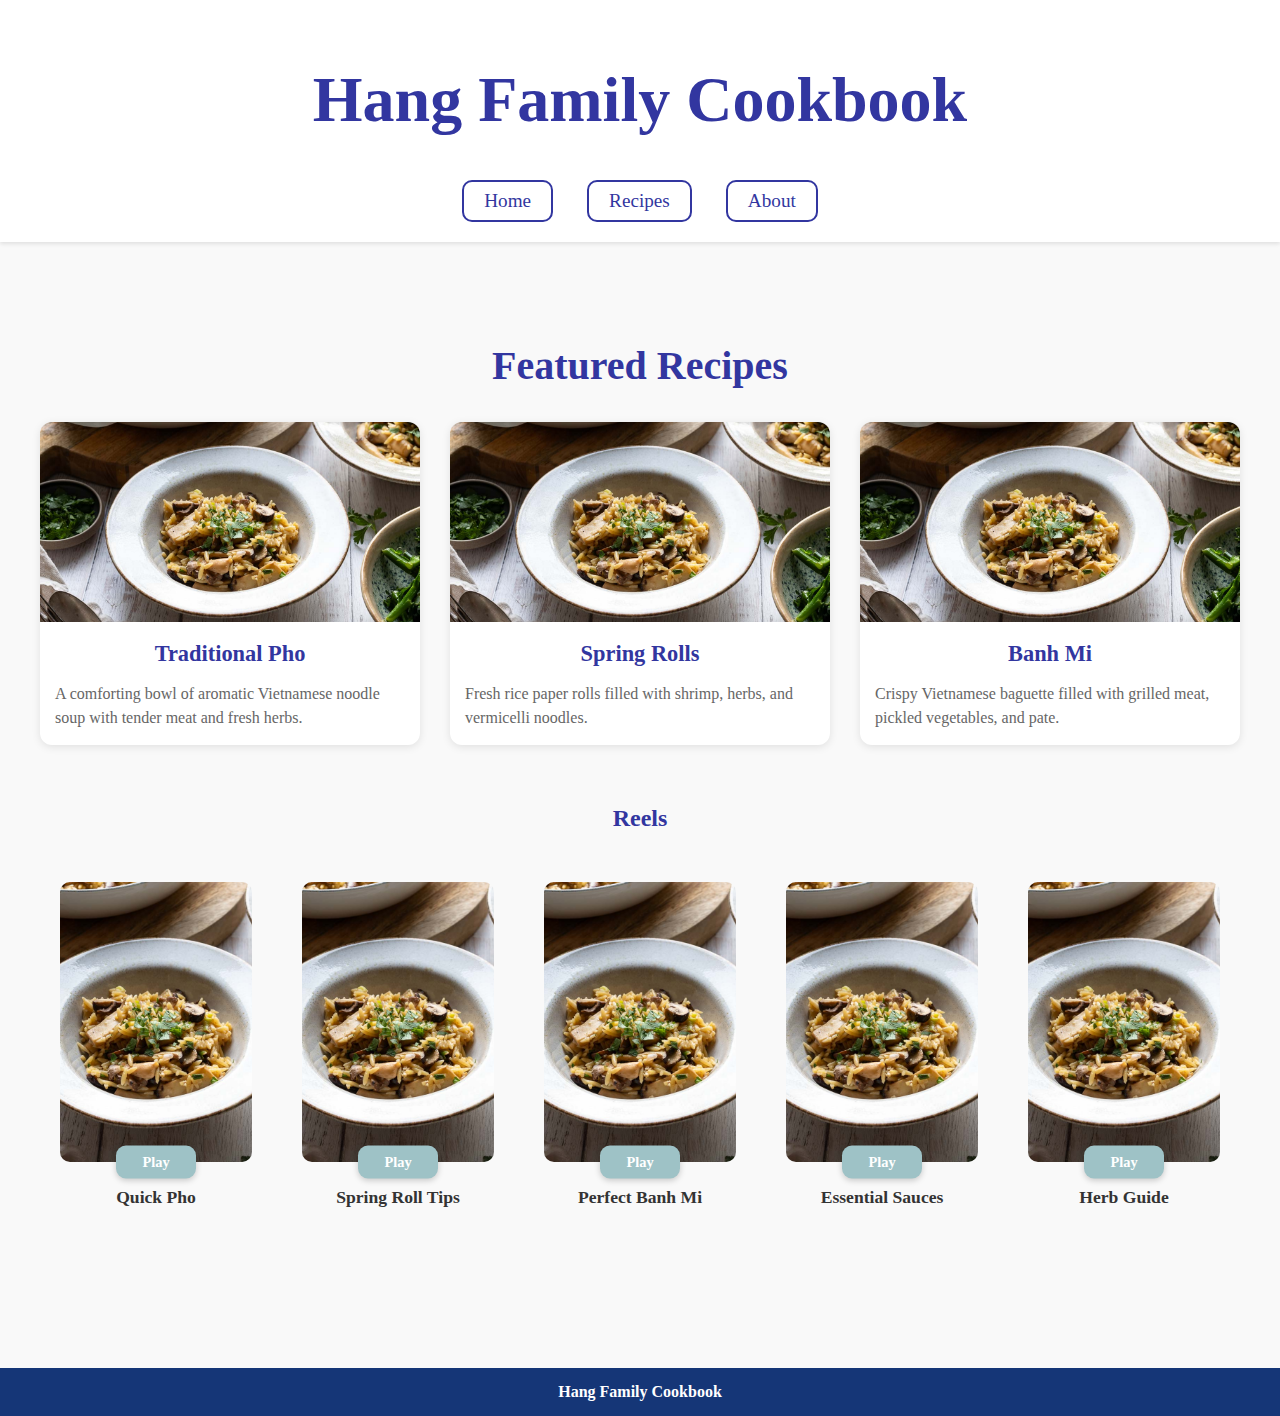
<file: index.html>
<!DOCTYPE html>
<html lang="en">

<head>
    <meta charset="UTF-8">
    <meta name="viewport" content="width=device-width, initial-scale=1.0">
    <title>Hang Family Cookbook</title>
    <link rel="stylesheet" href="./assets/css/style.css">
    <link rel="stylesheet" href="https://cdnjs.cloudflare.com/ajax/libs/font-awesome/6.0.0/css/all.min.css">
</head>

<body>
    <header>
        <h1>Hang Family Cookbook</h1>
        <nav>
            <ul>
                <li><a href="index.html">Home</a></li>
                <li><a href="./pages/recipes.html">Recipes</a></li>
                <li><a href="./pages/about.html">About</a></li>
            </ul>
        </nav>
    </header>

    <main>
        <section id="featured-recipes">
            <h2>Featured Recipes</h2>
            <div class="recipe-grid">
                <a href="./pages/recipes.html" class="recipe-card">
                    <img src="./assets/images/placeholder1.jpg" alt="Traditional Pho">
                    <h3>Traditional Pho</h3>
                    <p>A comforting bowl of aromatic Vietnamese noodle soup with tender meat and fresh herbs.</p>
                </a>
                <a href="./pages/recipes.html" class="recipe-card">
                    <img src="./assets/images/placeholder1.jpg" alt="Spring Rolls">
                    <h3>Spring Rolls</h3>
                    <p>Fresh rice paper rolls filled with shrimp, herbs, and vermicelli noodles.</p>
                </a>
                <a href="./pages/recipes.html" class="recipe-card">
                    <img src="./assets/images/placeholder1.jpg" alt="Banh Mi">
                    <h3>Banh Mi</h3>
                    <p>Crispy Vietnamese baguette filled with grilled meat, pickled vegetables, and pate.</p>
                </a>
            </div>
        </section>

        <section id="reels">
            <h2>Reels</h2>
            <div class="reels-container">
                <a href="./pages/recipes.html" class="reel-card">
                    <div class="reel-thumbnail">
                        <img src="./assets/images/placeholder1.jpg" alt="Quick Pho Video">
                        <div class="play-button">Play</div>
                    </div>
                    <div class="reel-info">
                        <h3>Quick Pho</h3>
                    </div>
                </a>
                <a href="./pages/recipes.html" class="reel-card">
                    <div class="reel-thumbnail">
                        <img src="./assets/images/placeholder1.jpg" alt="Spring Roll Tips Video">
                        <div class="play-button">Play</div>
                    </div>
                    <div class="reel-info">
                        <h3>Spring Roll Tips</h3>
                    </div>
                </a>
                <a href="./pages/recipes.html" class="reel-card">
                    <div class="reel-thumbnail">
                        <img src="./assets/images/placeholder1.jpg" alt="Perfect Banh Mi Video">
                        <div class="play-button">Play</div>
                    </div>
                    <div class="reel-info">
                        <h3>Perfect Banh Mi</h3>
                    </div>
                </a>
                <a href="./pages/recipes.html" class="reel-card">
                    <div class="reel-thumbnail">
                        <img src="./assets/images/placeholder1.jpg" alt="Sauce Making Video">
                        <div class="play-button">Play</div>
                    </div>
                    <div class="reel-info">
                        <h3>Essential Sauces</h3>
                    </div>
                </a>
                <a href="./pages/recipes.html" class="reel-card">
                    <div class="reel-thumbnail">
                        <img src="./assets/images/placeholder1.jpg" alt="Herb Guide Video">
                        <div class="play-button">Play</div>
                    </div>
                    <div class="reel-info">
                        <h3>Herb Guide</h3>
                    </div>
                </a>
            </div>
        </section>
    </main>

    <footer>
        <h2>Hang Family Cookbook</h2>
    </footer>
</body>

</html>
</file>
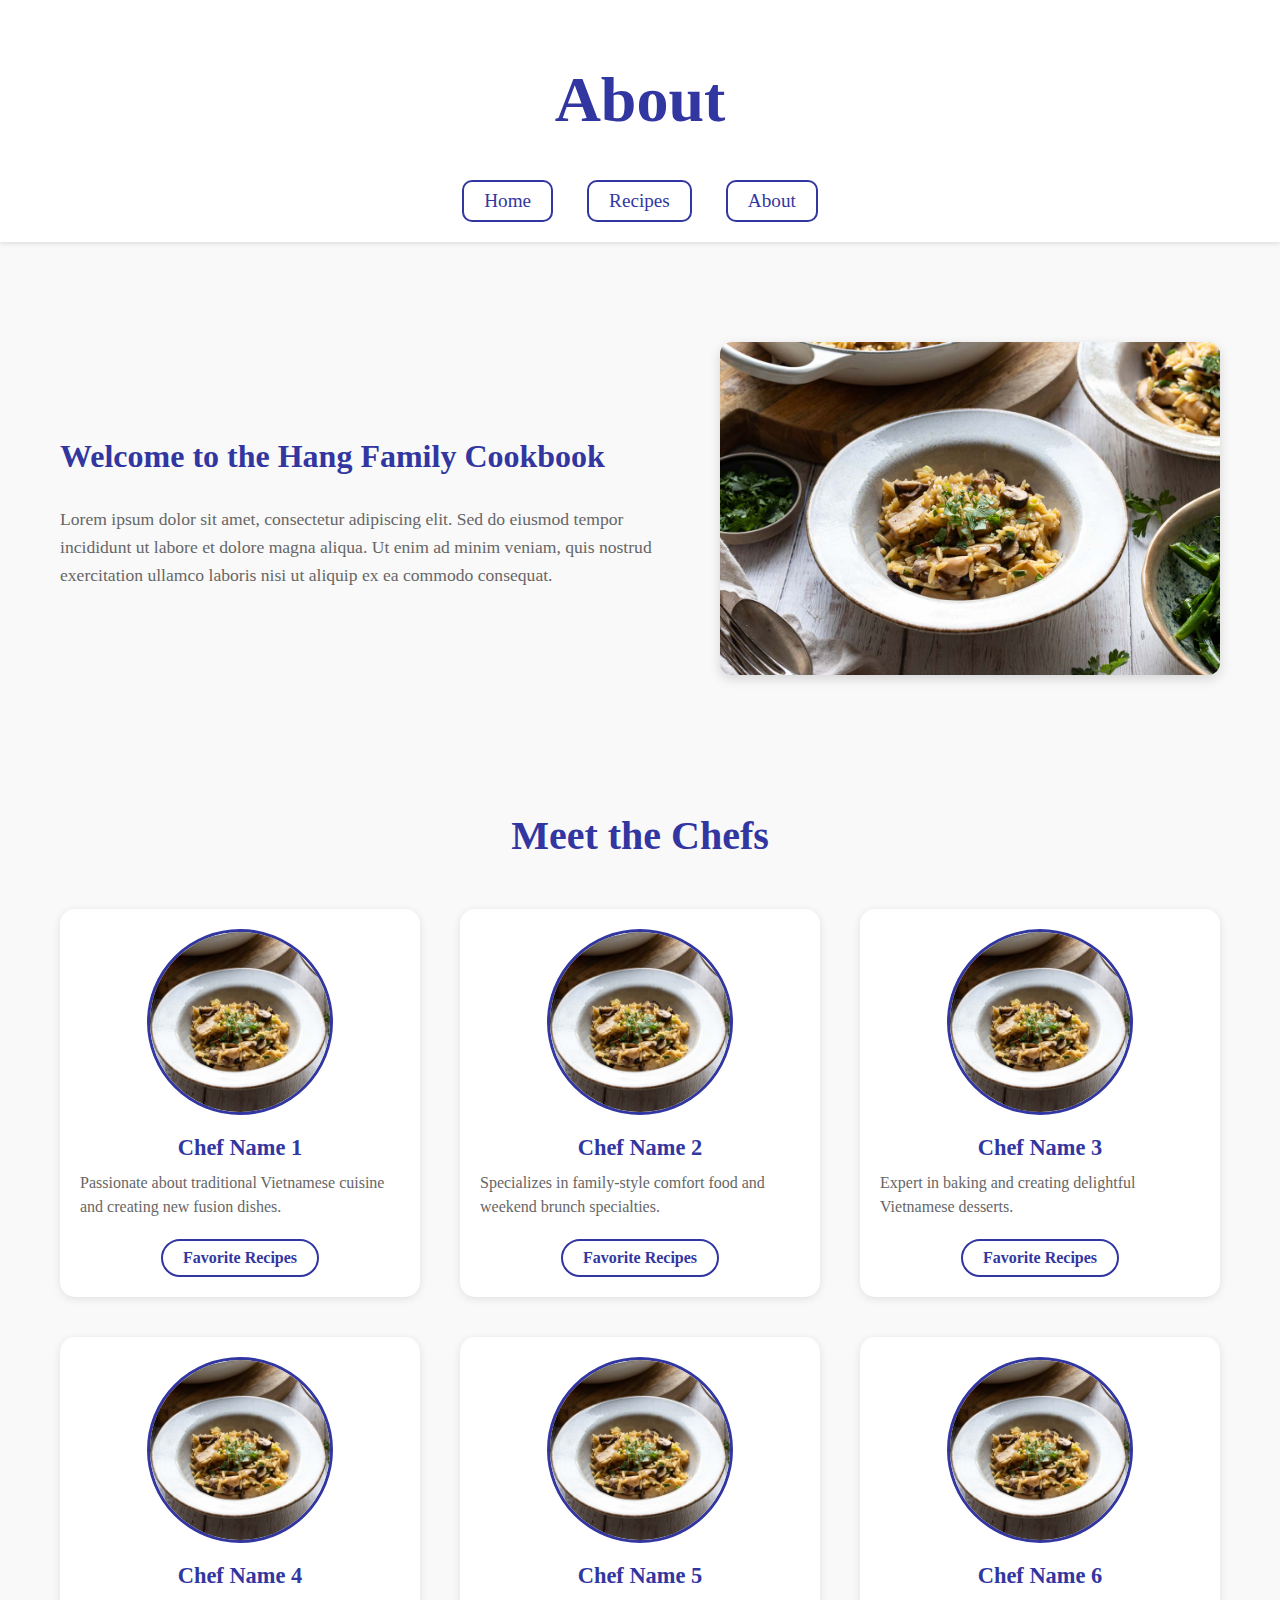
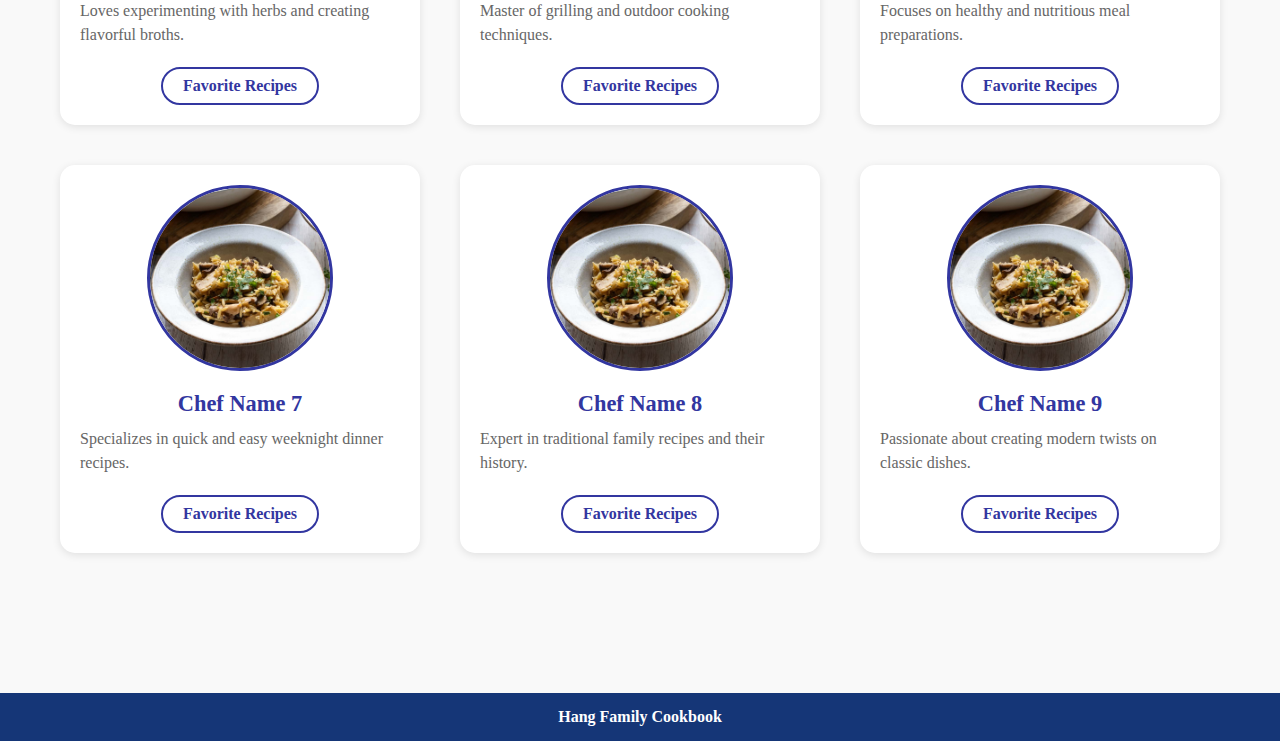
<file: pages/about.html>
<!DOCTYPE html>
<html lang="en">

<head>
    <meta charset="UTF-8">
    <meta name="viewport" content="width=device-width, initial-scale=1.0">
    <title>Hang Family Cookbook</title>
    <link rel="stylesheet" href="../assets/css/style.css">
</head>

<body>
    <header>
        <h1>About</h1>
        <nav>
            <ul>
                <li><a href="../index.html">Home</a></li>
                <li><a href="recipes.html">Recipes</a></li>
                <li><a href="about.html">About</a></li>
            </ul>
        </nav>
    </header>

    <main>
        <section id="overview">
            <div class="overview-content">
                <div class="overview-text">
                    <h2>Welcome to the Hang Family Cookbook</h2>
                    <p>Lorem ipsum dolor sit amet, consectetur adipiscing elit. Sed do eiusmod tempor incididunt ut
                        labore et dolore magna aliqua. Ut enim ad minim veniam, quis nostrud exercitation ullamco
                        laboris nisi ut aliquip ex ea commodo consequat.</p>
                </div>
                <div class="overview-image">
                    <img src="../assets/images/placeholder1.jpg" alt="Family Cookbook Overview">
                </div>
            </div>
        </section>

        <section id="meet-the-chefs">
            <h2>Meet the Chefs</h2>
            <div class="chefs-grid">
                <div class="chef-card">
                    <div class="chef-image">
                        <img src="../assets/images/placeholder1.jpg" alt="Chef 1">
                    </div>
                    <h3>Chef Name 1</h3>
                    <p>Passionate about traditional Vietnamese cuisine and creating new fusion dishes.</p>
                    <a href="recipes.html" class="favorite-recipes-link">Favorite Recipes</a>
                </div>
                <div class="chef-card">
                    <div class="chef-image">
                        <img src="../assets/images/placeholder1.jpg" alt="Chef 2">
                    </div>
                    <h3>Chef Name 2</h3>
                    <p>Specializes in family-style comfort food and weekend brunch specialties.</p>
                    <a href="recipes.html" class="favorite-recipes-link">Favorite Recipes</a>
                </div>
                <div class="chef-card">
                    <div class="chef-image">
                        <img src="../assets/images/placeholder1.jpg" alt="Chef 3">
                    </div>
                    <h3>Chef Name 3</h3>
                    <p>Expert in baking and creating delightful Vietnamese desserts.</p>
                    <a href="recipes.html" class="favorite-recipes-link">Favorite Recipes</a>
                </div>
                <div class="chef-card">
                    <div class="chef-image">
                        <img src="../assets/images/placeholder1.jpg" alt="Chef 4">
                    </div>
                    <h3>Chef Name 4</h3>
                    <p>Loves experimenting with herbs and creating flavorful broths.</p>
                    <a href="recipes.html" class="favorite-recipes-link">Favorite Recipes</a>
                </div>
                <div class="chef-card">
                    <div class="chef-image">
                        <img src="../assets/images/placeholder1.jpg" alt="Chef 5">
                    </div>
                    <h3>Chef Name 5</h3>
                    <p>Master of grilling and outdoor cooking techniques.</p>
                    <a href="recipes.html" class="favorite-recipes-link">Favorite Recipes</a>
                </div>
                <div class="chef-card">
                    <div class="chef-image">
                        <img src="../assets/images/placeholder1.jpg" alt="Chef 6">
                    </div>
                    <h3>Chef Name 6</h3>
                    <p>Focuses on healthy and nutritious meal preparations.</p>
                    <a href="recipes.html" class="favorite-recipes-link">Favorite Recipes</a>
                </div>
                <div class="chef-card">
                    <div class="chef-image">
                        <img src="../assets/images/placeholder1.jpg" alt="Chef 7">
                    </div>
                    <h3>Chef Name 7</h3>
                    <p>Specializes in quick and easy weeknight dinner recipes.</p>
                    <a href="recipes.html" class="favorite-recipes-link">Favorite Recipes</a>
                </div>
                <div class="chef-card">
                    <div class="chef-image">
                        <img src="../assets/images/placeholder1.jpg" alt="Chef 8">
                    </div>
                    <h3>Chef Name 8</h3>
                    <p>Expert in traditional family recipes and their history.</p>
                    <a href="recipes.html" class="favorite-recipes-link">Favorite Recipes</a>
                </div>
                <div class="chef-card">
                    <div class="chef-image">
                        <img src="../assets/images/placeholder1.jpg" alt="Chef 9">
                    </div>
                    <h3>Chef Name 9</h3>
                    <p>Passionate about creating modern twists on classic dishes.</p>
                    <a href="recipes.html" class="favorite-recipes-link">Favorite Recipes</a>
                </div>
            </div>
        </section>
    </main>

    <footer>
        <h2>Hang Family Cookbook</h2>
    </footer>
</body>

</html>
</file>
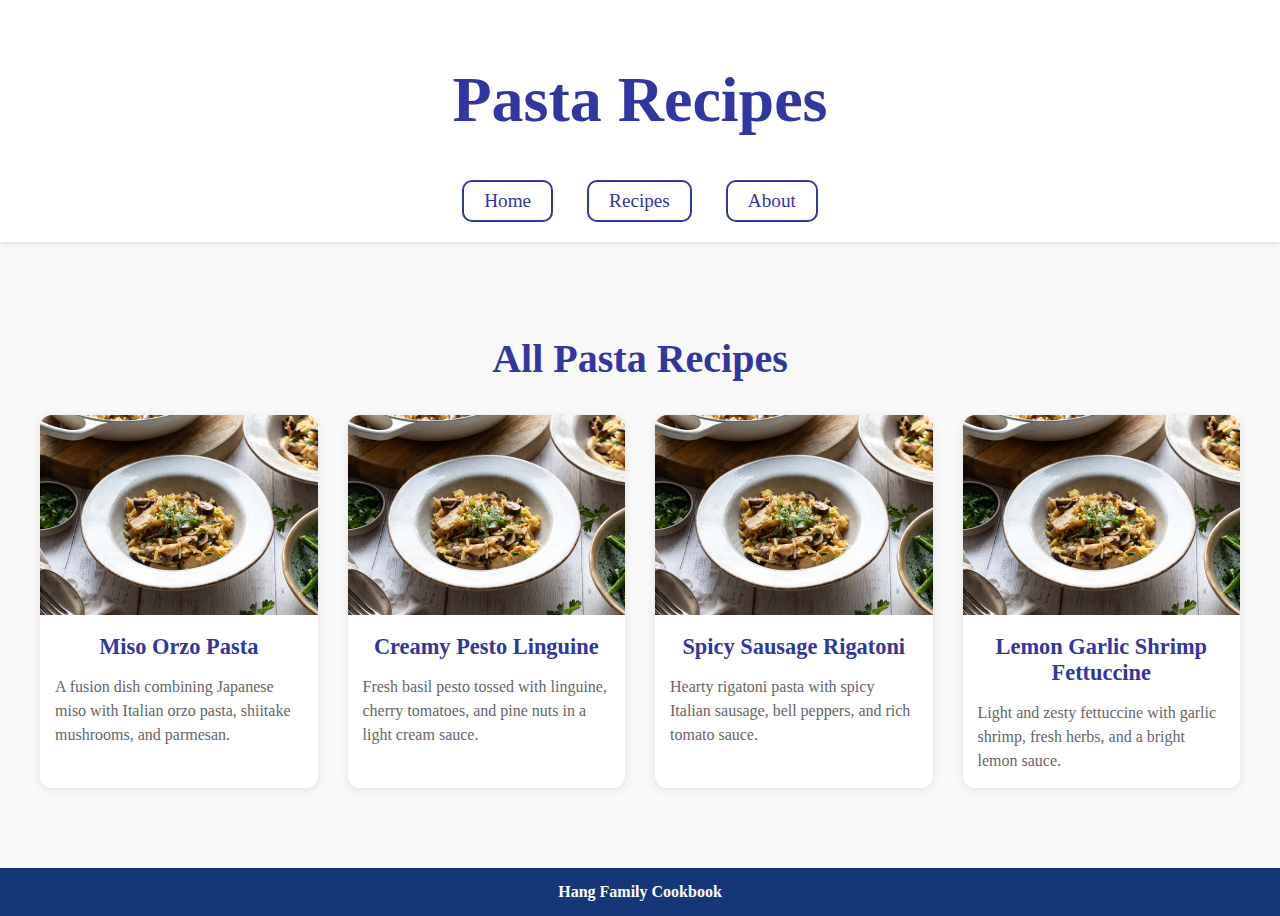
<file: pages/all_pasta.html>
<!DOCTYPE html>
<html lang="en">

<head>
    <meta charset="UTF-8">
    <meta name="viewport" content="width=device-width, initial-scale=1.0">
    <title>Hang Family Cookbook</title>
    <link rel="stylesheet" href="../assets/css/style.css">
</head>

<body>
    <header>
        <h1>Pasta Recipes</h1>
        <nav>
            <ul>
                <li><a href="../index.html">Home</a></li>
                <li><a href="recipes.html">Recipes</a></li>
                <li><a href="about.html">About</a></li>
            </ul>
        </nav>
    </header>

    <main>
        <section id="all-recipes">
            <h2>All Pasta Recipes</h2>
            <div class="recipe-grid-four">
                <a href="miso_orzo_pasta.html" class="recipe-card">
                    <img src="../assets/images/placeholder1.jpg" alt="Miso Orzo Pasta">
                    <h3>Miso Orzo Pasta</h3>
                    <p>A fusion dish combining Japanese miso with Italian orzo pasta, shiitake mushrooms, and parmesan.</p>
                </a>
                <a href="#" class="recipe-card">
                    <img src="../assets/images/placeholder1.jpg" alt="Creamy Pesto Linguine">
                    <h3>Creamy Pesto Linguine</h3>
                    <p>Fresh basil pesto tossed with linguine, cherry tomatoes, and pine nuts in a light cream sauce.</p>
                </a>
                <a href="#" class="recipe-card">
                    <img src="../assets/images/placeholder1.jpg" alt="Spicy Sausage Rigatoni">
                    <h3>Spicy Sausage Rigatoni</h3>
                    <p>Hearty rigatoni pasta with spicy Italian sausage, bell peppers, and rich tomato sauce.</p>
                </a>
                <a href="#" class="recipe-card">
                    <img src="../assets/images/placeholder1.jpg" alt="Lemon Garlic Shrimp Fettuccine">
                    <h3>Lemon Garlic Shrimp Fettuccine</h3>
                    <p>Light and zesty fettuccine with garlic shrimp, fresh herbs, and a bright lemon sauce.</p>
                </a>
            </div>
        </section>
    </main>

    <footer>
        <h2>Hang Family Cookbook</h2>
    </footer>
</body>

</html>
</file>
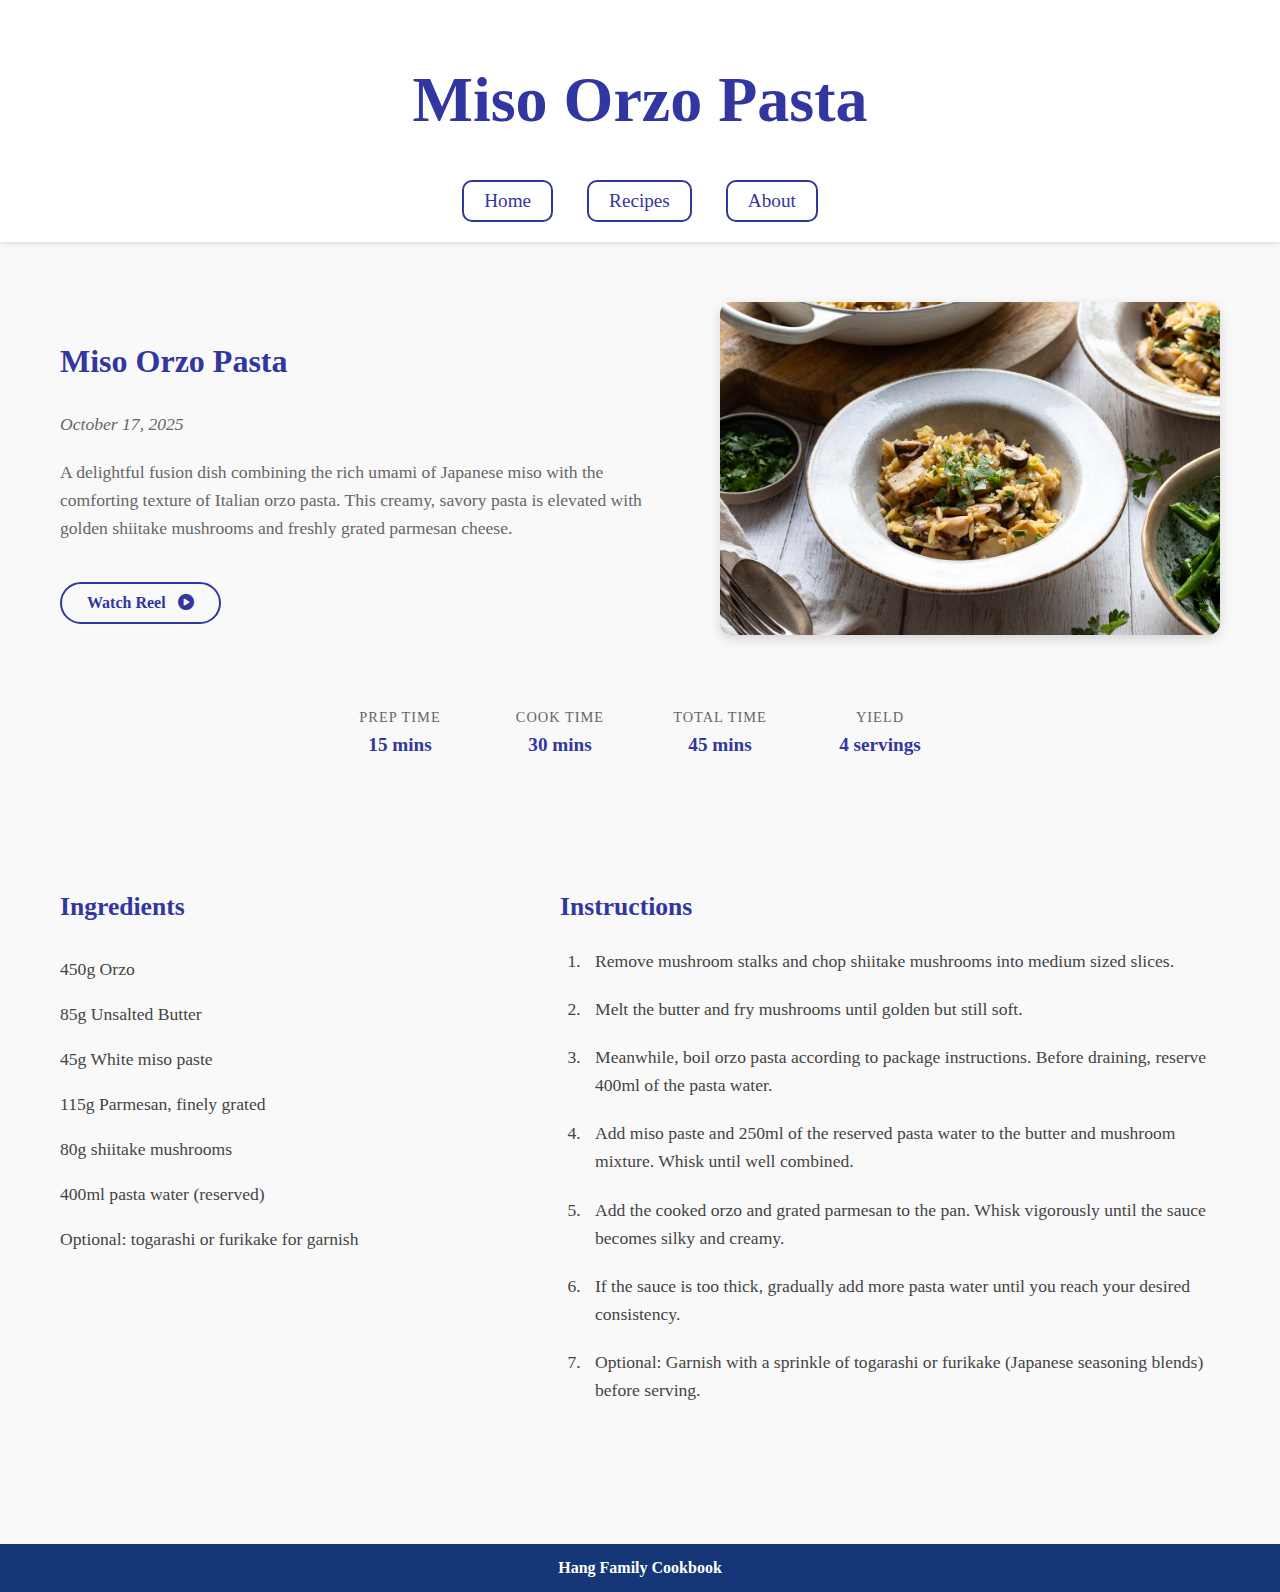
<file: pages/miso_orzo_pasta.html>
<!DOCTYPE html>
<html lang="en">

<head>
    <meta charset="UTF-8">
    <meta name="viewport" content="width=device-width, initial-scale=1.0">
    <title>Hang Family Cookbook</title>
    <link rel="stylesheet" href="../assets/css/style.css">
    <link rel="stylesheet" href="https://cdnjs.cloudflare.com/ajax/libs/font-awesome/6.0.0/css/all.min.css">
</head>

<body>
    <header>
        <h1>Miso Orzo Pasta</h1>
        <nav>
            <ul>
                <li><a href="../index.html">Home</a></li>
                <li><a href="recipes.html">Recipes</a></li>
                <li><a href="about.html">About</a></li>
            </ul>
        </nav>
    </header>

    <main>
        <section id="recipe-overview">
            <div class="overview-content">
                <div class="overview-text">
                    <h2>Miso Orzo Pasta</h2>
                    <p class="recipe-date">October 17, 2025</p>
                    <p>A delightful fusion dish combining the rich umami of Japanese miso with the comforting texture of Italian orzo pasta. This creamy, savory pasta is elevated with golden shiitake mushrooms and freshly grated parmesan cheese.</p>
                    <a href="#" class="watch-reel-link">Watch Reel <i class="fas fa-play-circle"></i></a>
                </div>
                <div class="overview-image">
                    <img src="../assets/images/placeholder1.jpg" alt="Recipe Overview Image">
                </div>
            </div>
        </section>

        <section id="recipe-details">
            <div class="recipe-info">
                <div class="info-item">
                    <span class="info-label">Prep Time</span>
                    <span class="info-value">15 mins</span>
                </div>
                <div class="info-item">
                    <span class="info-label">Cook Time</span>
                    <span class="info-value">30 mins</span>
                </div>
                <div class="info-item">
                    <span class="info-label">Total Time</span>
                    <span class="info-value">45 mins</span>
                </div>
                <div class="info-item">
                    <span class="info-label">Yield</span>
                    <span class="info-value">4 servings</span>
                </div>
            </div>
        </section>

        <section id="recipe-content">
            <div class="recipe-columns">
                <div class="ingredients-column">
                    <h3>Ingredients</h3>
                    <ul class="ingredients-list">
                        <li>450g Orzo</li>
                        <li>85g Unsalted Butter</li>
                        <li>45g White miso paste</li>
                        <li>115g Parmesan, finely grated</li>
                        <li>80g shiitake mushrooms</li>
                        <li>400ml pasta water (reserved)</li>
                        <li>Optional: togarashi or furikake for garnish</li>
                    </ul>
                </div>
                <div class="instructions-column">
                    <h3>Instructions</h3>
                    <ol class="instructions-list">
                        <li>Remove mushroom stalks and chop shiitake mushrooms into medium sized slices.</li>
                        <li>Melt the butter and fry mushrooms until golden but still soft.</li>
                        <li>Meanwhile, boil orzo pasta according to package instructions. Before draining, reserve 400ml of the pasta water.</li>
                        <li>Add miso paste and 250ml of the reserved pasta water to the butter and mushroom mixture. Whisk until well combined.</li>
                        <li>Add the cooked orzo and grated parmesan to the pan. Whisk vigorously until the sauce becomes silky and creamy.</li>
                        <li>If the sauce is too thick, gradually add more pasta water until you reach your desired consistency.</li>
                        <li>Optional: Garnish with a sprinkle of togarashi or furikake (Japanese seasoning blends) before serving.</li>
                    </ol>
                </div>
            </div>
        </section>
    </main>

    <footer>
        <h2>Hang Family Cookbook</h2>
    </footer>
</body>

</html>
</file>
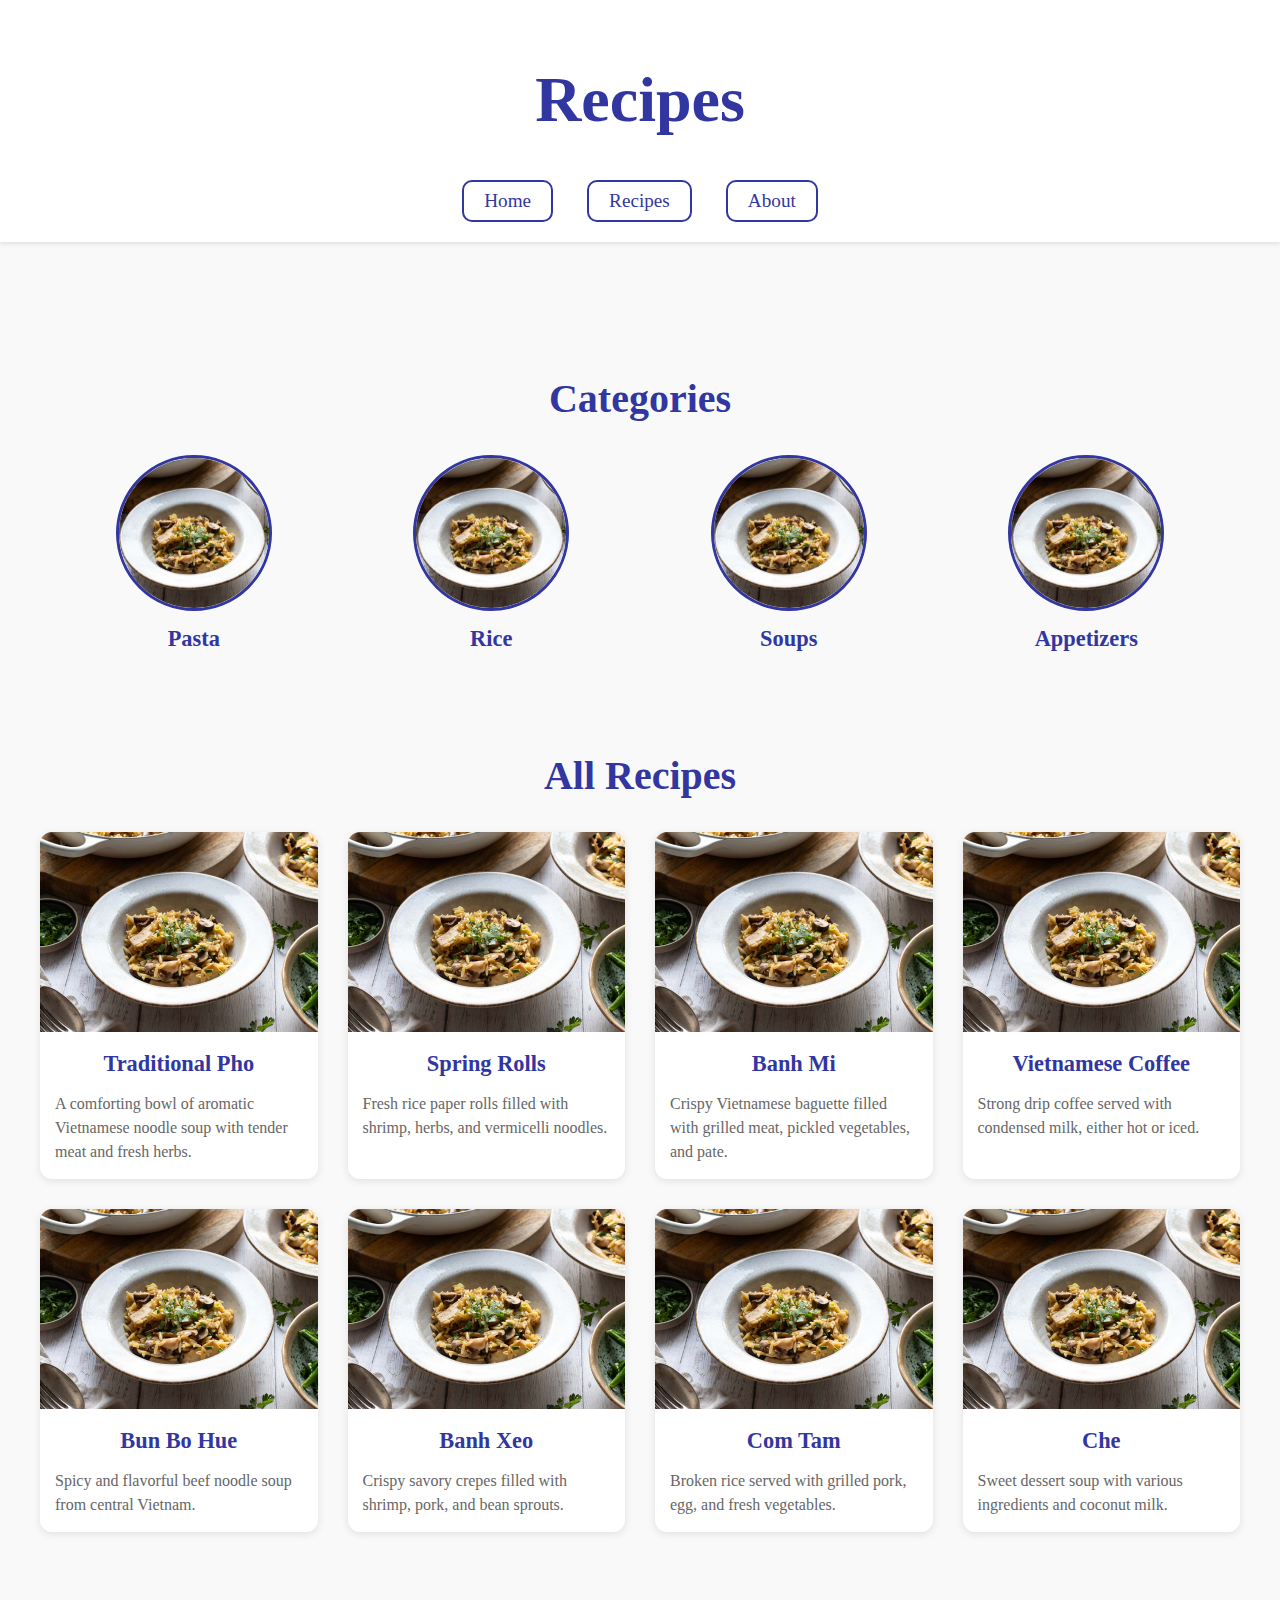
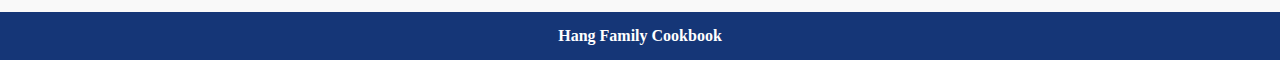
<file: pages/recipes.html>
<!DOCTYPE html>
<html lang="en">

<head>
    <meta charset="UTF-8">
    <meta name="viewport" content="width=device-width, initial-scale=1.0">
    <title>Hang Family Cookbook</title>
    <link rel="stylesheet" href="../assets/css/style.css">
</head>

<body>
    <header>
        <h1>Recipes</h1>
        <nav>
            <ul>
                <li><a href="../index.html">Home</a></li>
                <li><a href="recipes.html">Recipes</a></li>
                <li><a href="about.html">About</a></li>
            </ul>
        </nav>
    </header>

    <main>
        <section id="categories">
            <h2>Categories</h2>
            <div class="categories-grid">
                <a href="all_pasta.html" class="category-card">
                    <div class="category-image">
                        <img src="../assets/images/placeholder1.jpg" alt="Pasta Dishes">
                    </div>
                    <h3>Pasta</h3>
                </a>
                <a href="#" class="category-card">
                    <div class="category-image">
                        <img src="../assets/images/placeholder1.jpg" alt="Rice Dishes">
                    </div>
                    <h3>Rice</h3>
                </a>
                <a href="#" class="category-card">
                    <div class="category-image">
                        <img src="../assets/images/placeholder1.jpg" alt="Soups">
                    </div>
                    <h3>Soups</h3>
                </a>
                <a href="#" class="category-card">
                    <div class="category-image">
                        <img src="../assets/images/placeholder1.jpg" alt="Appetizers">
                    </div>
                    <h3>Appetizers</h3>
                </a>
            </div>
        </section>

        <section id="all-recipes">
            <h2>All Recipes</h2>
            <div class="recipe-grid-four">
                <a href="#" class="recipe-card">
                    <img src="../assets/images/placeholder1.jpg" alt="Traditional Pho">
                    <h3>Traditional Pho</h3>
                    <p>A comforting bowl of aromatic Vietnamese noodle soup with tender meat and fresh herbs.</p>
                </a>
                <a href="#" class="recipe-card">
                    <img src="../assets/images/placeholder1.jpg" alt="Spring Rolls">
                    <h3>Spring Rolls</h3>
                    <p>Fresh rice paper rolls filled with shrimp, herbs, and vermicelli noodles.</p>
                </a>
                <a href="#" class="recipe-card">
                    <img src="../assets/images/placeholder1.jpg" alt="Banh Mi">
                    <h3>Banh Mi</h3>
                    <p>Crispy Vietnamese baguette filled with grilled meat, pickled vegetables, and pate.</p>
                </a>
                <a href="#" class="recipe-card">
                    <img src="../assets/images/placeholder1.jpg" alt="Vietnamese Coffee">
                    <h3>Vietnamese Coffee</h3>
                    <p>Strong drip coffee served with condensed milk, either hot or iced.</p>
                </a>
                <a href="#" class="recipe-card">
                    <img src="../assets/images/placeholder1.jpg" alt="Bun Bo Hue">
                    <h3>Bun Bo Hue</h3>
                    <p>Spicy and flavorful beef noodle soup from central Vietnam.</p>
                </a>
                <a href="#" class="recipe-card">
                    <img src="../assets/images/placeholder1.jpg" alt="Banh Xeo">
                    <h3>Banh Xeo</h3>
                    <p>Crispy savory crepes filled with shrimp, pork, and bean sprouts.</p>
                </a>
                <a href="#" class="recipe-card">
                    <img src="../assets/images/placeholder1.jpg" alt="Com Tam">
                    <h3>Com Tam</h3>
                    <p>Broken rice served with grilled pork, egg, and fresh vegetables.</p>
                </a>
                <a href="#" class="recipe-card">
                    <img src="../assets/images/placeholder1.jpg" alt="Che">
                    <h3>Che</h3>
                    <p>Sweet dessert soup with various ingredients and coconut milk.</p>
                </a>
            </div>
        </section>
    </main>

    <footer>
        <h2>Hang Family Cookbook</h2>
    </footer>
</body>

</html>
</file>
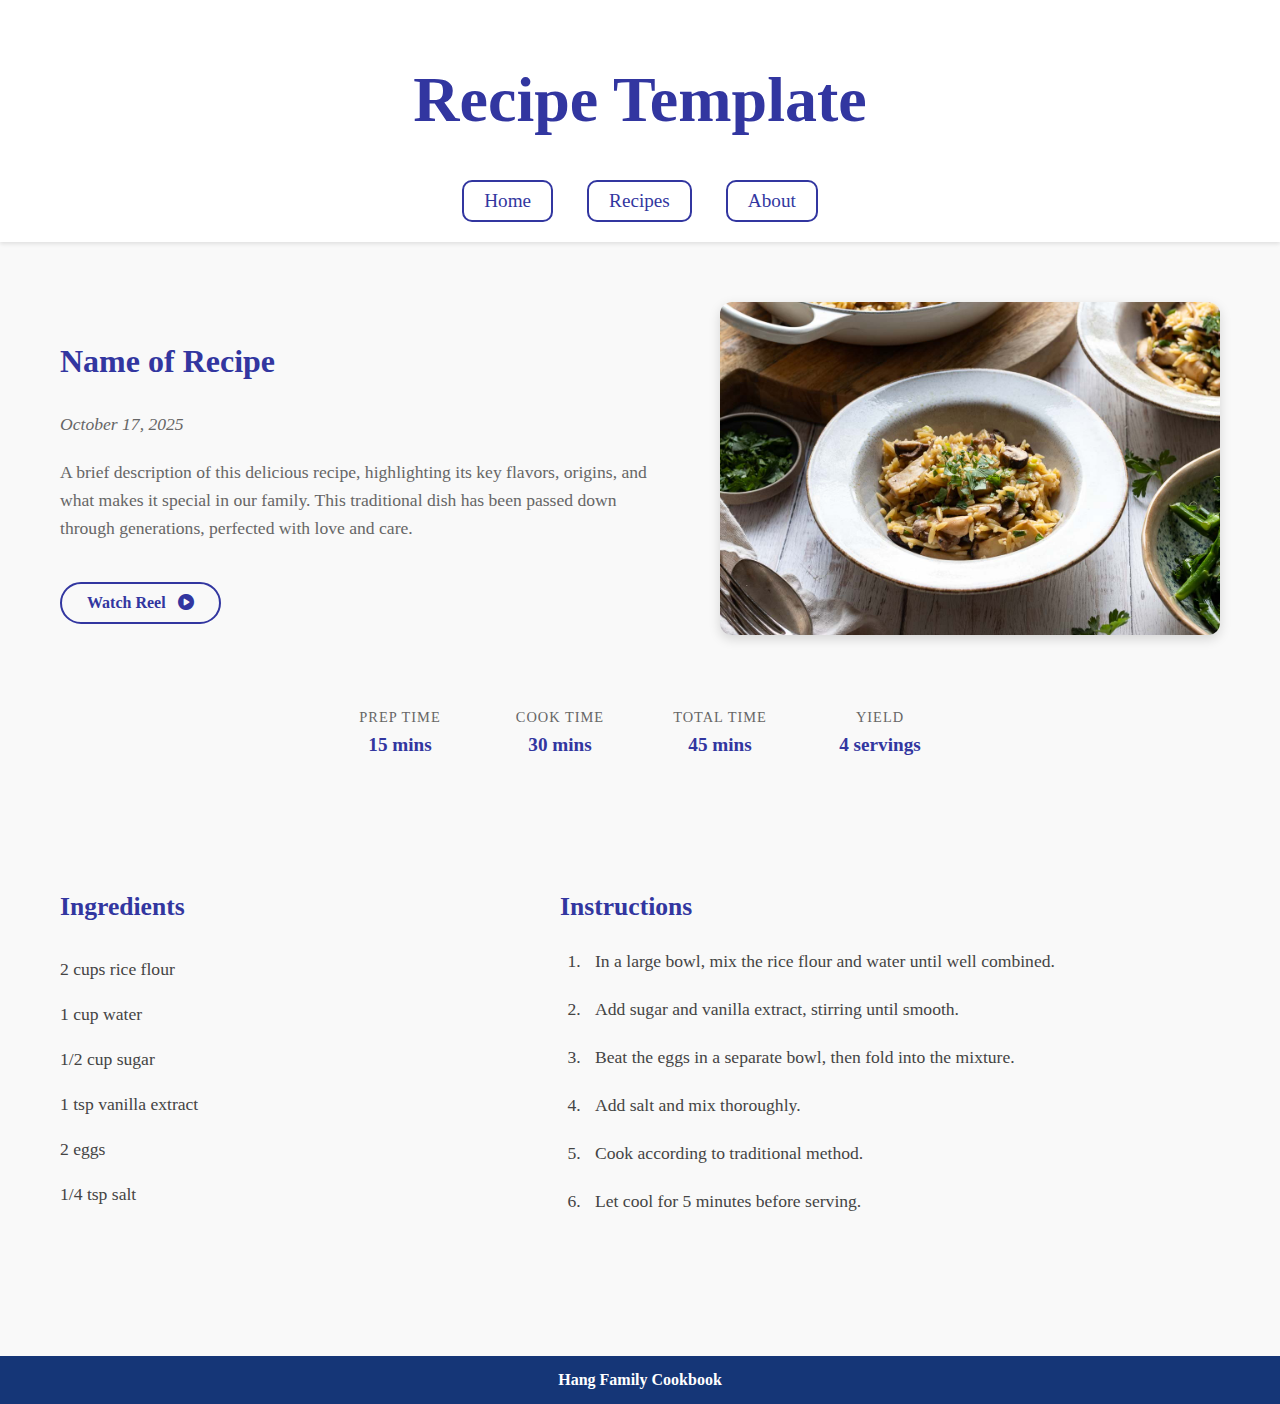
<file: pages/template_recipe.html>
<!DOCTYPE html>
<html lang="en">

<head>
    <meta charset="UTF-8">
    <meta name="viewport" content="width=device-width, initial-scale=1.0">
    <title>Hang Family Cookbook</title>
    <link rel="stylesheet" href="../assets/css/style.css">
    <link rel="stylesheet" href="https://cdnjs.cloudflare.com/ajax/libs/font-awesome/6.0.0/css/all.min.css">
</head>

<body>
    <header>
        <h1>Recipe Template</h1>
        <nav>
            <ul>
                <li><a href="../index.html">Home</a></li>
                <li><a href="recipes.html">Recipes</a></li>
                <li><a href="about.html">About</a></li>
            </ul>
        </nav>
    </header>

    <main>
        <section id="recipe-overview">
            <div class="overview-content">
                <div class="overview-text">
                    <h2>Name of Recipe</h2>
                    <p class="recipe-date">October 17, 2025</p>
                    <p>A brief description of this delicious recipe, highlighting its key flavors, origins, and what makes it special in our family. This traditional dish has been passed down through generations, perfected with love and care.</p>
                    <a href="#" class="watch-reel-link">Watch Reel <i class="fas fa-play-circle"></i></a>
                </div>
                <div class="overview-image">
                    <img src="../assets/images/placeholder1.jpg" alt="Recipe Overview Image">
                </div>
            </div>
        </section>

        <section id="recipe-details">
            <div class="recipe-info">
                <div class="info-item">
                    <span class="info-label">Prep Time</span>
                    <span class="info-value">15 mins</span>
                </div>
                <div class="info-item">
                    <span class="info-label">Cook Time</span>
                    <span class="info-value">30 mins</span>
                </div>
                <div class="info-item">
                    <span class="info-label">Total Time</span>
                    <span class="info-value">45 mins</span>
                </div>
                <div class="info-item">
                    <span class="info-label">Yield</span>
                    <span class="info-value">4 servings</span>
                </div>
            </div>
        </section>

        <section id="recipe-content">
            <div class="recipe-columns">
                <div class="ingredients-column">
                    <h3>Ingredients</h3>
                    <ul class="ingredients-list">
                        <li>2 cups rice flour</li>
                        <li>1 cup water</li>
                        <li>1/2 cup sugar</li>
                        <li>1 tsp vanilla extract</li>
                        <li>2 eggs</li>
                        <li>1/4 tsp salt</li>
                    </ul>
                </div>
                <div class="instructions-column">
                    <h3>Instructions</h3>
                    <ol class="instructions-list">
                        <li>In a large bowl, mix the rice flour and water until well combined.</li>
                        <li>Add sugar and vanilla extract, stirring until smooth.</li>
                        <li>Beat the eggs in a separate bowl, then fold into the mixture.</li>
                        <li>Add salt and mix thoroughly.</li>
                        <li>Cook according to traditional method.</li>
                        <li>Let cool for 5 minutes before serving.</li>
                    </ol>
                </div>
            </div>
        </section>
    </main>

    <footer>
        <h2>Hang Family Cookbook</h2>
    </footer>
</body>

</html>
</file>
<file: assets/css/style.css>
body {
    font-family: 'Times New Roman', Times, serif;
    margin: 0;
    padding: 0;
    background-color: #f9f9f9;
}

header {
    background-color: #ffffff;
    padding: 20px 0;
    box-shadow: 0 2px 4px rgba(0, 0, 0, 0.1);
    margin-bottom: 40px;
}

header h1 {
    font-size: 4em;
    color: #3236a0;
    text-align: center;
}

#featured-recipes h2,
#all-recipes h2,
#categories h2 {
    text-align: center;
    color: #3236a0;
    font-size: 2.5em;
}

/* Categories Section */
#categories {
    padding: 40px 0;
    margin-bottom: 60px;
}

.categories-grid {
    display: grid;
    grid-template-columns: repeat(4, 1fr);
    gap: 30px;
    max-width: 1200px;
    margin: 30px auto 0;
    padding: 0 20px;
}

.category-card {
    text-decoration: none;
    text-align: center;
    transition: transform 0.3s ease;
}

.category-card:hover {
    transform: translateY(-5px);
}

.category-image {
    width: 150px;
    height: 150px;
    border-radius: 50%;
    overflow: hidden;
    border: 3px solid #3236a0;
    margin: 0 auto 15px;
}

.category-image img {
    width: 100%;
    height: 100%;
    object-fit: cover;
    transition: transform 0.3s ease;
}

.category-card:hover .category-image img {
    transform: scale(1.1);
}

.category-card h3 {
    color: #3236a0;
    font-size: 1.4em;
    margin: 0;
}

nav ul {
    list-style: none;
    padding: 0;
    text-align: center;
    margin: 20px 0 0 0;
}

nav ul li {
    display: inline-block;
    margin: 0 15px;
}

nav ul li a {
    text-decoration: none;
    color: #3236a0;
    font-size: 1.2em;
    padding: 8px 20px;
    border-radius: 10px;
    border: 2px solid #3236a0;
    transition: all 0.3s ease;
    display: inline-block;
}

nav ul li a:hover {
    background-color: #3236a0;
    color: white;
    transform: translateY(-2px);
    box-shadow: 0 2px 8px rgba(50, 54, 160, 0.3);
}

main {
    max-width: 1200px;
    margin: 0 auto;
    padding: 20px;
    margin-bottom: 60px;
    /* Add space for fixed footer */
}

#featured-recipes {
    margin: 40px 0;
}

.recipe-grid,
.recipe-grid-four {
    display: grid;
    gap: 30px;
    margin-top: 20px;
}

.recipe-grid {
    grid-template-columns: repeat(3, 1fr);
}

.recipe-grid-four {
    grid-template-columns: repeat(4, 1fr);
}

.recipe-card {
    background: #fff;
    border-radius: 12px;
    box-shadow: 0 2px 8px rgba(0, 0, 0, 0.1);
    overflow: hidden;
    transition: all 0.3s ease;
    text-decoration: none;
    display: block;
}

.recipe-card:hover {
    transform: translateY(-5px);
    box-shadow: 0 4px 12px rgba(0, 0, 0, 0.15);
}

.recipe-card img {
    width: 100%;
    height: 200px;
    object-fit: cover;
    transition: transform 0.3s ease;
}

.recipe-card:hover img {
    transform: scale(1.05);
}

.recipe-card h3 {
    margin: 15px;
    color: #3236a0;
    font-size: 1.4em;
    text-align: center;
}

.recipe-card p {
    margin: 0 15px 15px;
    color: #666;
    line-height: 1.5;
}

/* Reels Section */
#reels {
    margin: 60px 0;
}

#reels h2 {
    text-align: center;
    margin-bottom: 30px;
    color: #3236a0;
}

.reels-container {
    display: flex;
    justify-content: center;
    align-items: center;
    gap: 50px;
    flex-wrap: nowrap;
    padding: 20px;
    max-width: 1400px;
    margin: 0 auto;
}

.reel-card {
    width: 200px;
    transition: transform 0.3s ease;
    text-decoration: none;
}

.reel-card:hover {
    transform: translateY(-5px);
}

.reel-thumbnail {
    width: 100%;
    height: 280px;
    position: relative;
    display: flex;
    align-items: center;
    justify-content: center;
}

.reel-thumbnail img {
    width: 100%;
    height: 100%;
    object-fit: cover;
    border-radius: 10px;
}

.reel-info {
    margin-top: 25px;
}

.reel-info h3 {
    color: #333;
    font-size: 1.1em;
    margin: 0;
    text-align: center;

}

.play-button {
    position: absolute;
    top: 100%;
    left: 50%;
    transform: translate(-50%, -50%);
    width: 80px;
    padding: 8px 0;
    background-color: #9ec2c6;
    border: none;
    color: white;
    font-size: 0.9em;
    font-weight: bold;
    cursor: pointer;
    transition: all 0.3s ease;
    border-radius: 10px;
    box-shadow: 0 2px 6px rgba(0, 0, 0, 0.2);
    z-index: 2;
    text-align: center;
}

.play-button:hover {
    background-color: #7ba9af;
    transform: translate(-50%, -50%) scale(1.05);
    box-shadow: 0 4px 8px rgba(0, 0, 0, 0.3);
}



footer {
    background-color: #153677;
    text-align: center;
    color: white;
    padding: 15px 0;
    width: 100%;
}

footer h2 {
    margin: 0;
    font-size: 1em;
}

/* About Page Styles */
#overview {
    padding: 40px 0;
}

/* Meet the Chefs Section */
#meet-the-chefs {
    padding: 60px 0;
}

#meet-the-chefs h2 {
    text-align: center;
    color: #3236a0;
    font-size: 2.5em;
    margin-bottom: 50px;
}

.chefs-grid {
    display: grid;
    grid-template-columns: repeat(3, 1fr);
    gap: 40px;
    max-width: 1200px;
    margin: 0 auto;
    padding: 0 20px;
}

.chef-card {
    background: white;
    padding: 20px;
    border-radius: 15px;
    box-shadow: 0 2px 8px rgba(0, 0, 0, 0.1);
    transition: transform 0.3s ease;
    text-align: center;
}

.chef-card:hover {
    transform: translateY(-5px);
}

.chef-image {
    width: 180px;
    height: 180px;
    margin: 0 auto 20px;
    border-radius: 50%;
    overflow: hidden;
    border: 3px solid #3236a0;
}

.chef-image img {
    width: 100%;
    height: 100%;
    object-fit: cover;
}

.chef-card h3 {
    color: #3236a0;
    font-size: 1.4em;
    margin: 0 0 10px 0;
    text-align: center;
}

.chef-card p {
    color: #666;
    font-size: 1em;
    line-height: 1.5;
    margin: 0 0 20px 0;
    text-align: left;
}

.favorite-recipes-link {
    display: inline-block;
    color: #3236a0;
    text-decoration: none;
    font-weight: bold;
    padding: 8px 20px;
    border: 2px solid #3236a0;
    border-radius: 25px;
    transition: all 0.3s ease;
    align-items: center;
}

.favorite-recipes-link:hover {
    background-color: #3236a0;
    color: white;
    transform: translateY(-2px);
    box-shadow: 0 2px 8px rgba(50, 54, 160, 0.3);
}

.overview-content {
    display: flex;
    justify-content: space-between;
    align-items: center;
    gap: 60px;
    max-width: 1200px;
    margin: 0 auto;
    padding: 0 20px;
}

.overview-text {
    flex: 1;
}

.overview-text h2 {
    color: #3236a0;
    font-size: 2em;
    margin-bottom: 30px;
}

.overview-text p {
    color: #666;
    line-height: 1.6;
    margin-bottom: 20px;
    font-size: 1.1em;
}

.overview-image {
    flex: 1;
    max-width: 500px;
}

.overview-image img {
    width: 100%;
    height: auto;
    border-radius: 12px;
    box-shadow: 0 4px 12px rgba(0, 0, 0, 0.15);
}

/* Recipe Template Styles */
.recipe-date {
    color: #666;
    font-style: italic;
    margin: 10px 0 20px;
    font-size: 1.1em;
}

.watch-reel-link {
    display: inline-block;
    color: #3236a0;
    text-decoration: none;
    font-weight: bold;
    padding: 10px 25px;
    border: 2px solid #3236a0;
    border-radius: 25px;
    margin-top: 20px;
    transition: all 0.3s ease;
}

.watch-reel-link:hover {
    background-color: #3236a0;
    color: white;
    transform: translateY(-2px);
    box-shadow: 0 2px 8px rgba(50, 54, 160, 0.3);
}

.watch-reel-link i {
    margin-left: 8px;
}

/* Recipe Details Section */
#recipe-details {
    padding: 30px 0;
    margin: 40px 0;
}

.recipe-info {
    display: flex;
    justify-content: center;
    gap: 60px;
    max-width: 1000px;
    margin: 0 auto;
    padding: 0 20px;
}

.info-item {
    display: flex;
    flex-direction: column;
    align-items: center;
    min-width: 100px;
}

.info-label {
    color: #666;
    font-size: 0.9em;
    text-transform: uppercase;
    letter-spacing: 1px;
    margin-bottom: 8px;
}

.info-value {
    color: #3236a0;
    font-size: 1.2em;
    font-weight: bold;
}

/* Recipe Content Section */
#recipe-content {
    padding: 40px 0;
}

.recipe-columns {
    display: grid;
    grid-template-columns: 1fr 1.5fr;
    gap: 60px;
    max-width: 1200px;
    margin: 0 auto;
    padding: 0 20px;
}

.ingredients-column h3,
.instructions-column h3 {
    color: #3236a0;
    font-size: 1.6em;
    margin-bottom: 25px;
}

.ingredients-list {
    list-style: none;
    padding: 0;
}

.ingredients-list li {
    padding: 12px 0;
    color: #444;
    font-size: 1.1em;
}

.instructions-list {
    padding-left: 25px;
}

.instructions-list li {
    margin-bottom: 20px;
    line-height: 1.6;
    color: #444;
    font-size: 1.1em;
    padding-left: 10px;
}

.all-recipes h2 {
    text-align: center;
}
</file>
